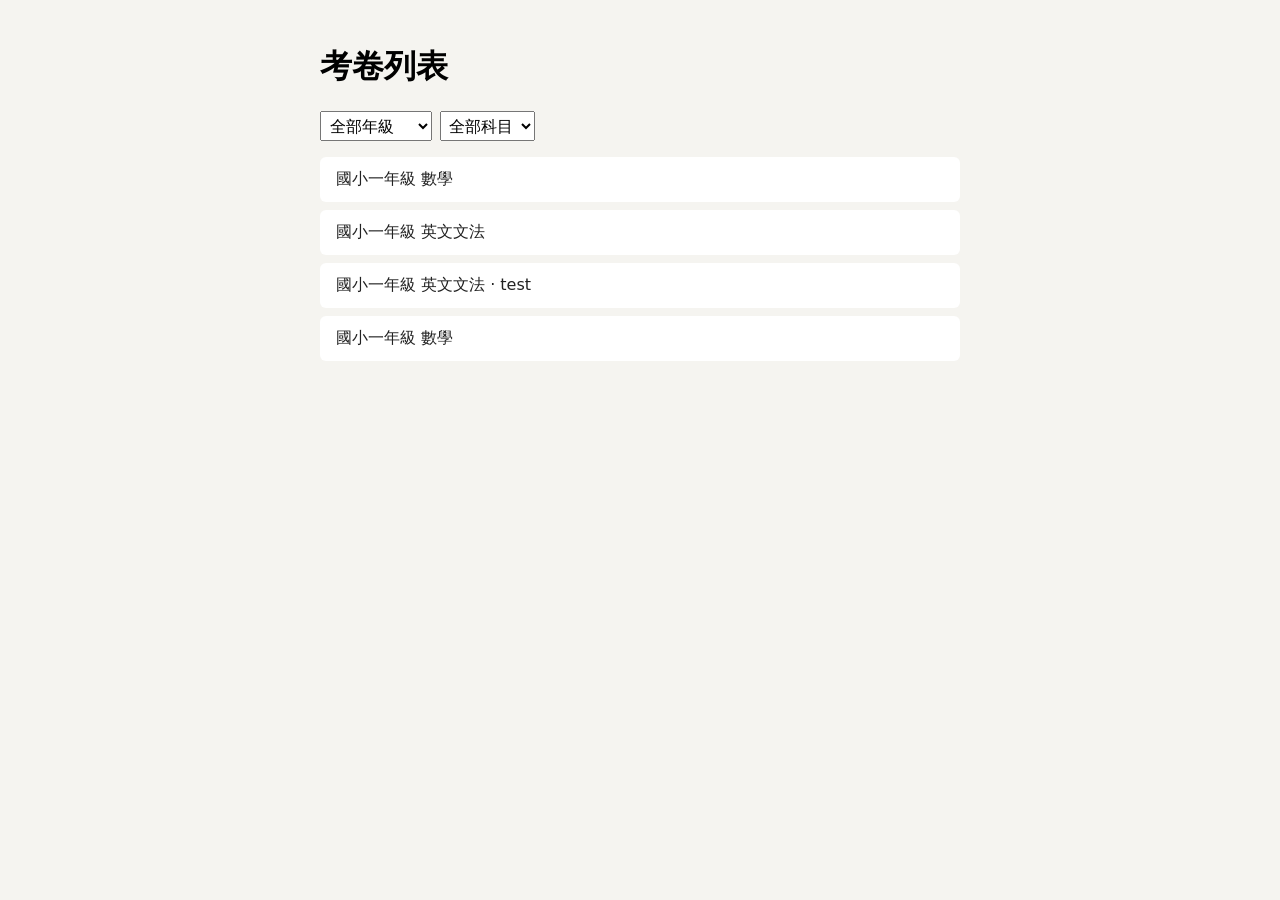
<file: docs/index.html>
<!doctype html>
<html lang="zh-Hant">
<head>
<meta charset="utf-8">
<meta name="viewport" content="width=device-width, initial-scale=1">
<title>考卷列表</title>
<style>
  html, body { margin: 0; padding: 0; background: #f5f4f0; font-family: system-ui, sans-serif; }
  main { max-width: 640px; margin: 0 auto; padding: 1.5rem; }
  .filters { display: flex; gap: 0.5rem; margin-bottom: 1rem; }
  select { font-size: 1rem; padding: 0.3rem; }
  ul { list-style: none; padding: 0; }
  li { margin-bottom: 0.5rem; }
  a { display: block; padding: 0.75rem 1rem; background: #fff; border-radius: 6px; text-decoration: none; color: #222; }
</style>
</head>
<body>
<main>
  <h1>考卷列表</h1>
  <div class="filters">
    <select id="grade-filter"><option value="">全部年級</option><option value="國小一年級">國小一年級</option></select>
    <select id="subject-filter"><option value="">全部科目</option><option value="數學">數學</option><option value="英文文法">英文文法</option></select>
  </div>
  <ul id="exam-list">
      <li data-grade="國小一年級" data-subject="數學"><a href="exams/國小一年級-數學-002.html">國小一年級 數學</a></li>
      <li data-grade="國小一年級" data-subject="英文文法"><a href="exams/國小一年級-英文文法-002.html">國小一年級 英文文法</a></li>
      <li data-grade="國小一年級" data-subject="英文文法"><a href="exams/國小一年級-英文文法-001.html">國小一年級 英文文法 · test</a></li>
      <li data-grade="國小一年級" data-subject="數學"><a href="exams/國小一年級-數學-001.html">國小一年級 數學</a></li>
  </ul>
</main>
<script>
  const gradeSel = document.getElementById('grade-filter');
  const subjectSel = document.getElementById('subject-filter');
  const items = Array.from(document.querySelectorAll('#exam-list li'));
  function applyFilter() {
    const g = gradeSel.value, s = subjectSel.value;
    items.forEach(li => {
      const show = (!g || li.dataset.grade === g) && (!s || li.dataset.subject === s);
      li.style.display = show ? '' : 'none';
    });
  }
  gradeSel.addEventListener('change', applyFilter);
  subjectSel.addEventListener('change', applyFilter);
</script>
</body>
</html>
</file>
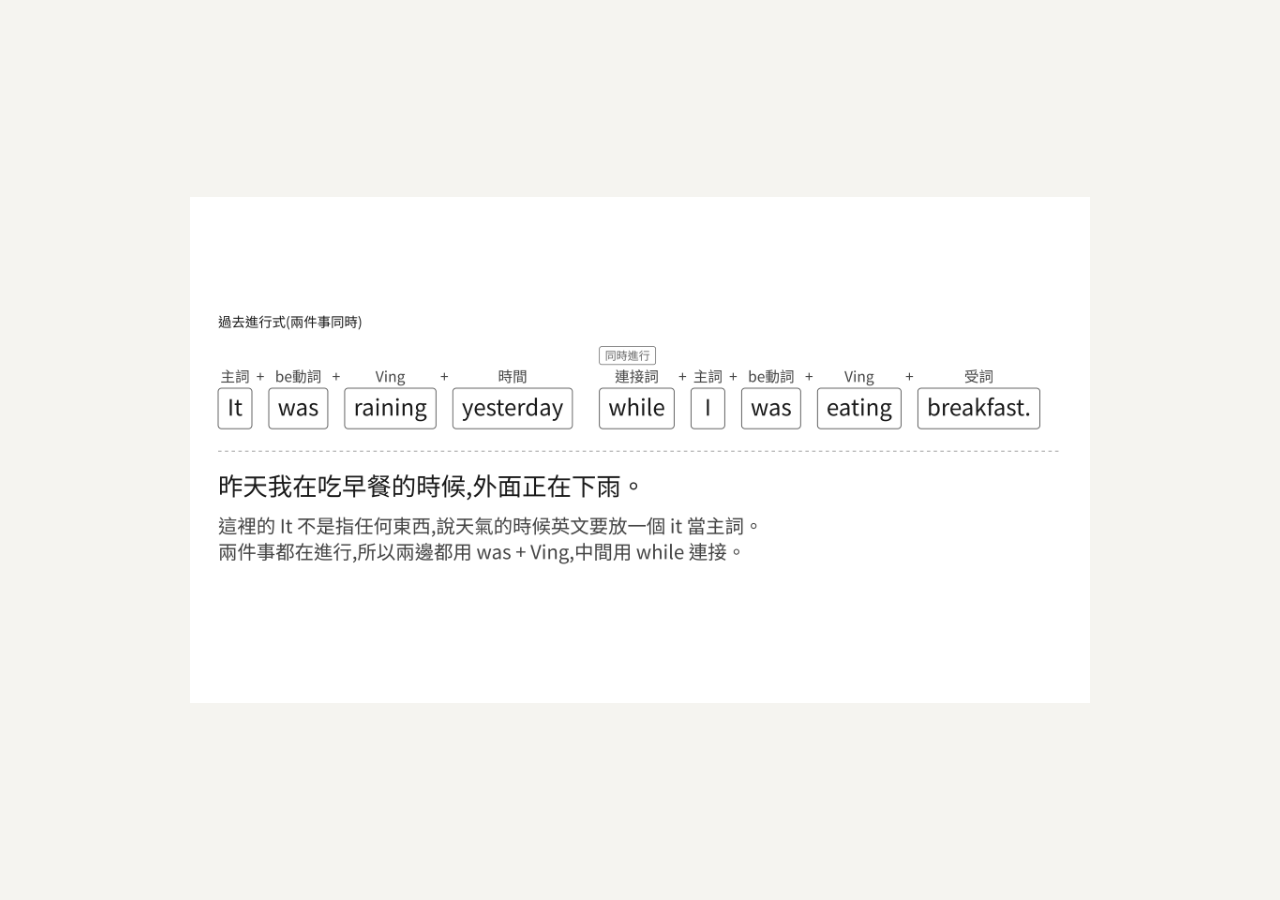
<file: docs/exams/國小一年級-英文文法-001.html>
<!doctype html>
<html lang="zh-Hant">
<head>
<meta charset="utf-8">
<meta name="viewport" content="width=device-width, initial-scale=1">
<title>國小一年級 英文文法</title>
<style>
  html {
    scroll-snap-type: y mandatory;
  }
  html, body {
    margin: 0;
    padding: 0;
    background: #f5f4f0;
  }
  .frame {
    box-sizing: border-box;
    width: min(900px, 96vw);
    min-height: 100vh;
    min-height: 100dvh;
    margin: 0 auto;
    display: flex;
    align-items: center;
    justify-content: center;
    scroll-snap-align: start;
  }
  .frame img {
    display: block;
    margin: 0 auto;
    max-width: 100%;
    max-height: 92vh;
    max-height: 92dvh;
    height: auto;
  }
</style>
</head>
<body>
    <div class="frame">
      <img src="[data-uri]" style="width:100%" alt="">
    </div>
</body>
</html>
</file>
